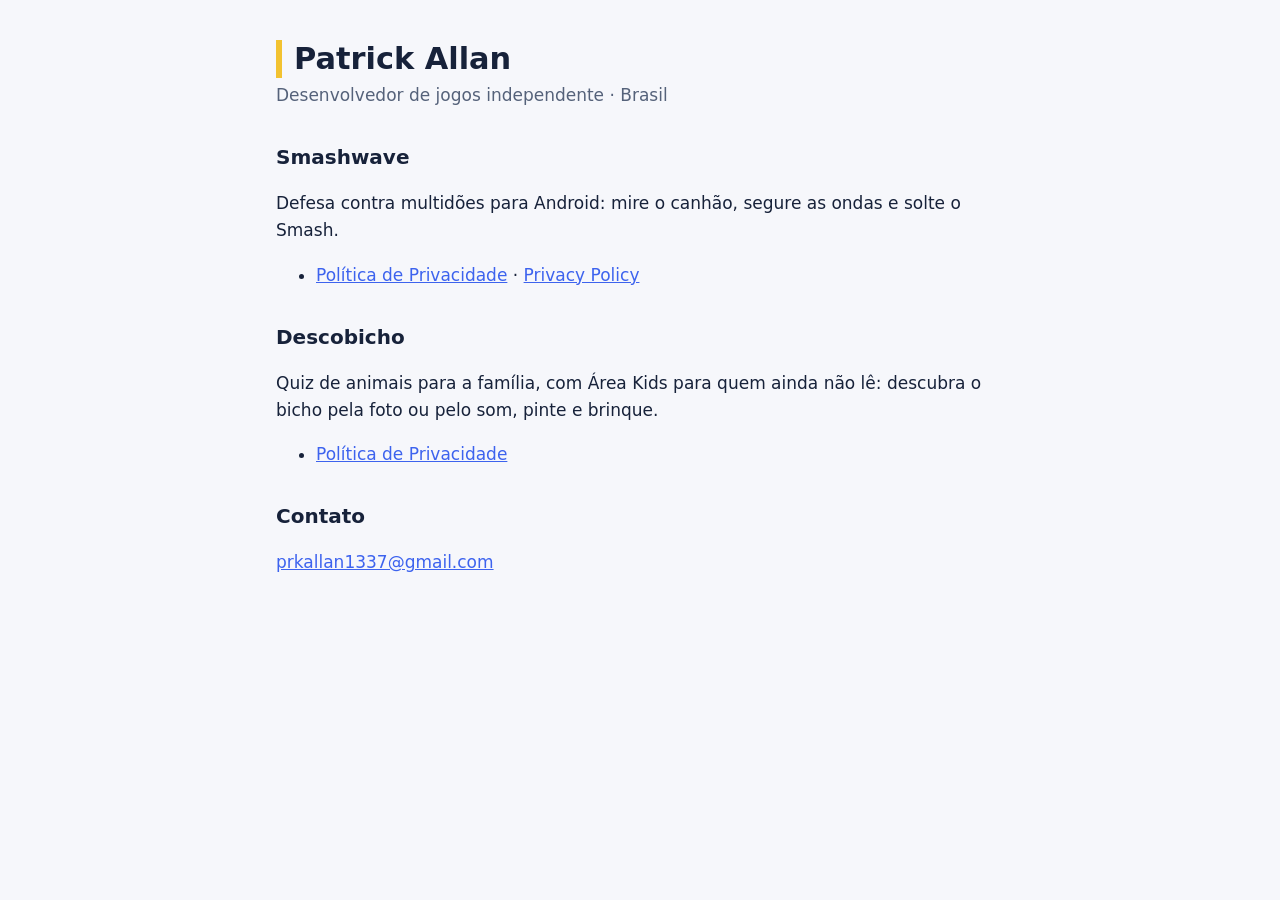
<file: index.html>
<!doctype html>
<html lang="pt-BR">
<head>
<meta charset="utf-8">
<meta name="viewport" content="width=device-width, initial-scale=1">
<title>Patrick Allan — Jogos</title>
<meta name="description" content="Jogos de Patrick Allan.">
<link rel="stylesheet" href="style.css">
</head>
<body>
<main>
<h1>Patrick Allan</h1>
<p class="meta">Desenvolvedor de jogos independente · Brasil</p>

<h2>Smashwave</h2>
<p>Defesa contra multidões para Android: mire o canhão, segure as ondas e solte o Smash.</p>
<ul>
<li><a href="smashwave/privacidade/">Política de Privacidade</a> · <a href="smashwave/privacy/">Privacy Policy</a></li>
</ul>

<h2>Descobicho</h2>
<p>Quiz de animais para a família, com Área Kids para quem ainda não lê: descubra o bicho pela foto ou pelo som, pinte e brinque.</p>
<ul>
<li><a href="descobicho/privacidade/">Política de Privacidade</a></li>
</ul>

<h2>Contato</h2>
<p><a href="mailto:prkallan1337@gmail.com">prkallan1337@gmail.com</a></p>
</main>
</body>
</html>
</file>
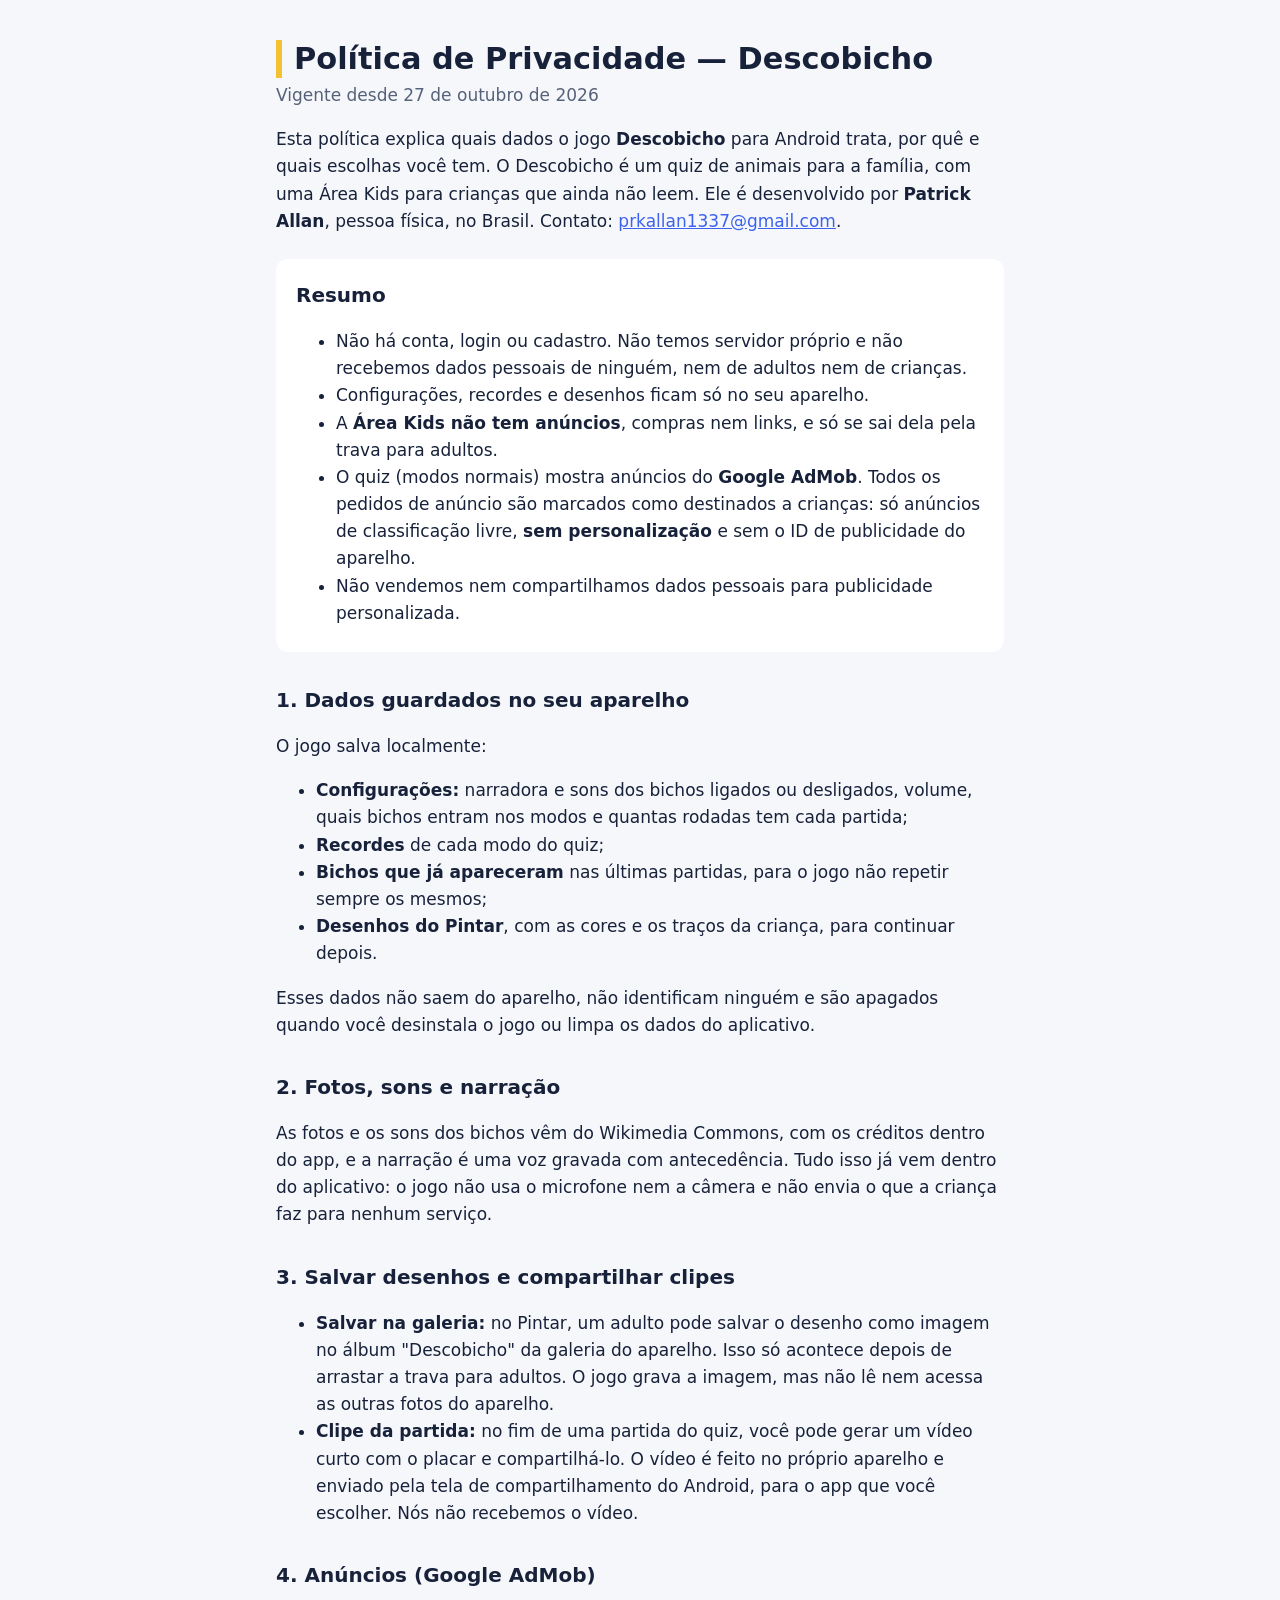
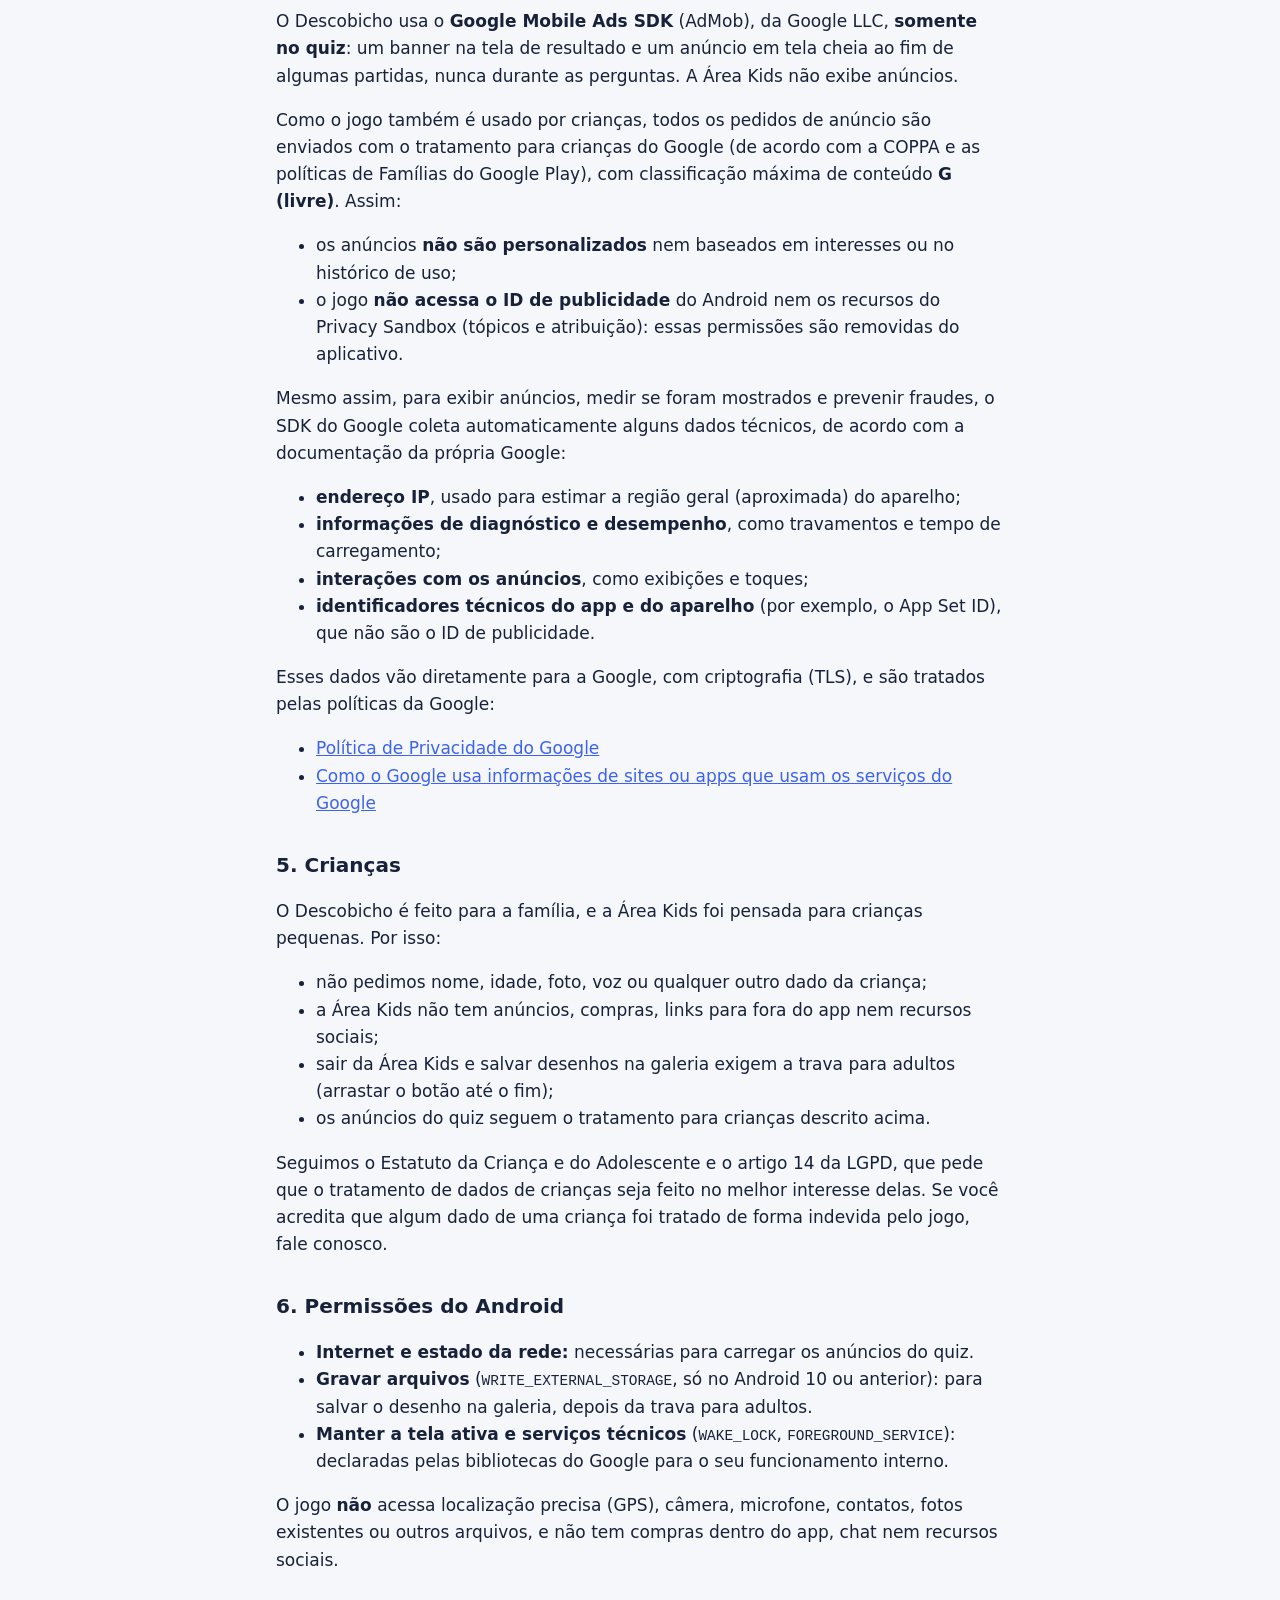
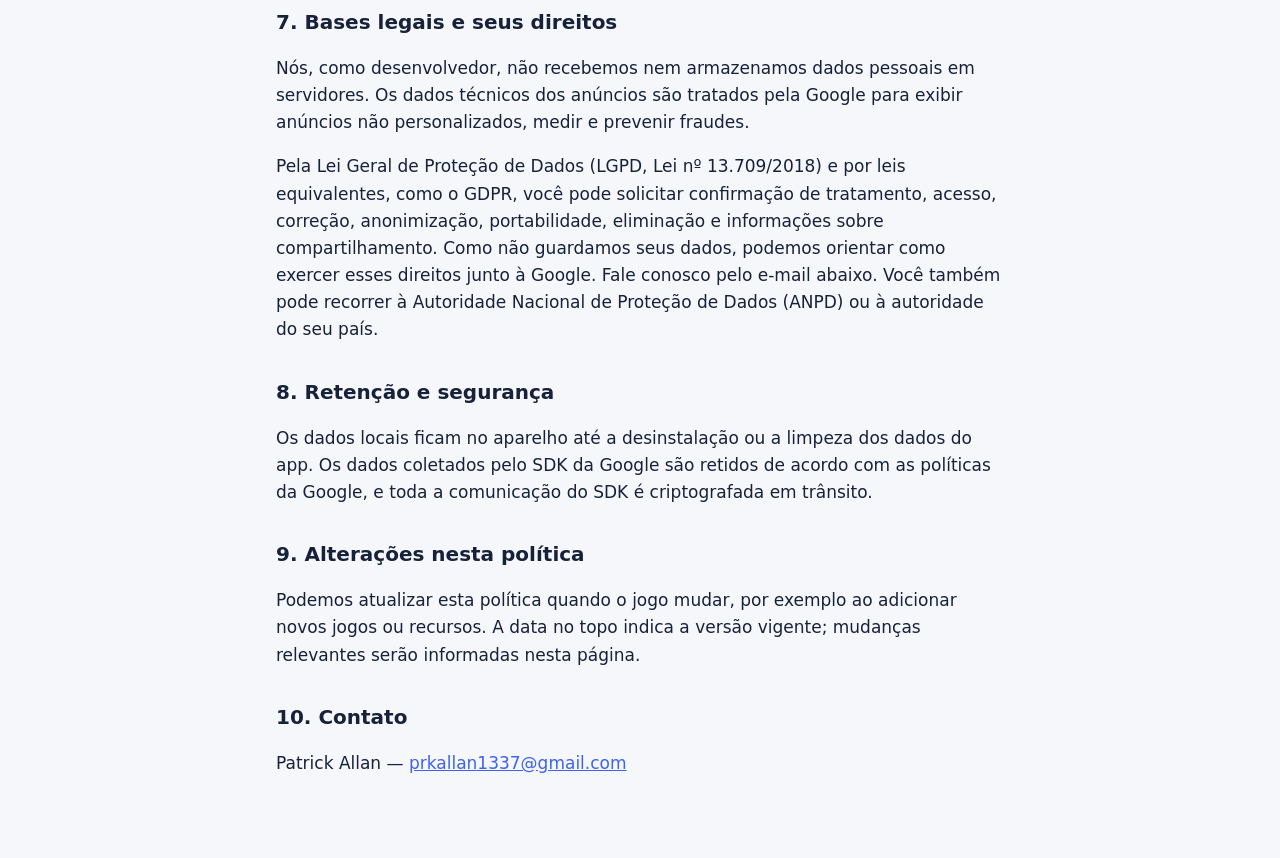
<file: descobicho/privacidade/index.html>
<!doctype html>
<html lang="pt-BR">
<head>
<meta charset="utf-8">
<meta name="viewport" content="width=device-width, initial-scale=1">
<title>Política de Privacidade — Descobicho</title>
<meta name="description" content="Política de privacidade do jogo Descobicho para Android.">
<link rel="stylesheet" href="../../style.css">
</head>
<body>
<main>
<h1>Política de Privacidade — Descobicho</h1>
<p class="meta">Vigente desde 27 de outubro de 2026</p>

<p>Esta política explica quais dados o jogo <strong>Descobicho</strong> para Android trata, por quê e quais escolhas você tem. O Descobicho é um quiz de animais para a família, com uma Área Kids para crianças que ainda não leem. Ele é desenvolvido por <strong>Patrick Allan</strong>, pessoa física, no Brasil. Contato: <a href="mailto:prkallan1337@gmail.com">prkallan1337@gmail.com</a>.</p>

<div class="summary">
<h2>Resumo</h2>
<ul>
<li>Não há conta, login ou cadastro. Não temos servidor próprio e não recebemos dados pessoais de ninguém, nem de adultos nem de crianças.</li>
<li>Configurações, recordes e desenhos ficam só no seu aparelho.</li>
<li>A <strong>Área Kids não tem anúncios</strong>, compras nem links, e só se sai dela pela trava para adultos.</li>
<li>O quiz (modos normais) mostra anúncios do <strong>Google AdMob</strong>. Todos os pedidos de anúncio são marcados como destinados a crianças: só anúncios de classificação livre, <strong>sem personalização</strong> e sem o ID de publicidade do aparelho.</li>
<li>Não vendemos nem compartilhamos dados pessoais para publicidade personalizada.</li>
</ul>
</div>

<h2>1. Dados guardados no seu aparelho</h2>
<p>O jogo salva localmente:</p>
<ul>
<li><strong>Configurações:</strong> narradora e sons dos bichos ligados ou desligados, volume, quais bichos entram nos modos e quantas rodadas tem cada partida;</li>
<li><strong>Recordes</strong> de cada modo do quiz;</li>
<li><strong>Bichos que já apareceram</strong> nas últimas partidas, para o jogo não repetir sempre os mesmos;</li>
<li><strong>Desenhos do Pintar</strong>, com as cores e os traços da criança, para continuar depois.</li>
</ul>
<p>Esses dados não saem do aparelho, não identificam ninguém e são apagados quando você desinstala o jogo ou limpa os dados do aplicativo.</p>

<h2>2. Fotos, sons e narração</h2>
<p>As fotos e os sons dos bichos vêm do Wikimedia Commons, com os créditos dentro do app, e a narração é uma voz gravada com antecedência. Tudo isso já vem dentro do aplicativo: o jogo não usa o microfone nem a câmera e não envia o que a criança faz para nenhum serviço.</p>

<h2>3. Salvar desenhos e compartilhar clipes</h2>
<ul>
<li><strong>Salvar na galeria:</strong> no Pintar, um adulto pode salvar o desenho como imagem no álbum "Descobicho" da galeria do aparelho. Isso só acontece depois de arrastar a trava para adultos. O jogo grava a imagem, mas não lê nem acessa as outras fotos do aparelho.</li>
<li><strong>Clipe da partida:</strong> no fim de uma partida do quiz, você pode gerar um vídeo curto com o placar e compartilhá-lo. O vídeo é feito no próprio aparelho e enviado pela tela de compartilhamento do Android, para o app que você escolher. Nós não recebemos o vídeo.</li>
</ul>

<h2>4. Anúncios (Google AdMob)</h2>
<p>O Descobicho usa o <strong>Google Mobile Ads SDK</strong> (AdMob), da Google LLC, <strong>somente no quiz</strong>: um banner na tela de resultado e um anúncio em tela cheia ao fim de algumas partidas, nunca durante as perguntas. A Área Kids não exibe anúncios.</p>
<p>Como o jogo também é usado por crianças, todos os pedidos de anúncio são enviados com o tratamento para crianças do Google (de acordo com a COPPA e as políticas de Famílias do Google Play), com classificação máxima de conteúdo <strong>G (livre)</strong>. Assim:</p>
<ul>
<li>os anúncios <strong>não são personalizados</strong> nem baseados em interesses ou no histórico de uso;</li>
<li>o jogo <strong>não acessa o ID de publicidade</strong> do Android nem os recursos do Privacy Sandbox (tópicos e atribuição): essas permissões são removidas do aplicativo.</li>
</ul>
<p>Mesmo assim, para exibir anúncios, medir se foram mostrados e prevenir fraudes, o SDK do Google coleta automaticamente alguns dados técnicos, de acordo com a documentação da própria Google:</p>
<ul>
<li><strong>endereço IP</strong>, usado para estimar a região geral (aproximada) do aparelho;</li>
<li><strong>informações de diagnóstico e desempenho</strong>, como travamentos e tempo de carregamento;</li>
<li><strong>interações com os anúncios</strong>, como exibições e toques;</li>
<li><strong>identificadores técnicos do app e do aparelho</strong> (por exemplo, o App Set ID), que não são o ID de publicidade.</li>
</ul>
<p>Esses dados vão diretamente para a Google, com criptografia (TLS), e são tratados pelas políticas da Google:</p>
<ul>
<li><a href="https://policies.google.com/privacy?hl=pt-BR">Política de Privacidade do Google</a></li>
<li><a href="https://policies.google.com/technologies/partner-sites?hl=pt-BR">Como o Google usa informações de sites ou apps que usam os serviços do Google</a></li></ul>

<h2>5. Crianças</h2>
<p>O Descobicho é feito para a família, e a Área Kids foi pensada para crianças pequenas. Por isso:</p>
<ul>
<li>não pedimos nome, idade, foto, voz ou qualquer outro dado da criança;</li>
<li>a Área Kids não tem anúncios, compras, links para fora do app nem recursos sociais;</li>
<li>sair da Área Kids e salvar desenhos na galeria exigem a trava para adultos (arrastar o botão até o fim);</li>
<li>os anúncios do quiz seguem o tratamento para crianças descrito acima.</li>
</ul>
<p>Seguimos o Estatuto da Criança e do Adolescente e o artigo 14 da LGPD, que pede que o tratamento de dados de crianças seja feito no melhor interesse delas. Se você acredita que algum dado de uma criança foi tratado de forma indevida pelo jogo, fale conosco.</p>

<h2>6. Permissões do Android</h2>
<ul>
<li><strong>Internet e estado da rede:</strong> necessárias para carregar os anúncios do quiz.</li>
<li><strong>Gravar arquivos</strong> (<code>WRITE_EXTERNAL_STORAGE</code>, só no Android 10 ou anterior): para salvar o desenho na galeria, depois da trava para adultos.</li>
<li><strong>Manter a tela ativa e serviços técnicos</strong> (<code>WAKE_LOCK</code>, <code>FOREGROUND_SERVICE</code>): declaradas pelas bibliotecas do Google para o seu funcionamento interno.</li>
</ul>
<p>O jogo <strong>não</strong> acessa localização precisa (GPS), câmera, microfone, contatos, fotos existentes ou outros arquivos, e não tem compras dentro do app, chat nem recursos sociais.</p>

<h2>7. Bases legais e seus direitos</h2>
<p>Nós, como desenvolvedor, não recebemos nem armazenamos dados pessoais em servidores. Os dados técnicos dos anúncios são tratados pela Google para exibir anúncios não personalizados, medir e prevenir fraudes.</p>
<p>Pela Lei Geral de Proteção de Dados (LGPD, Lei nº 13.709/2018) e por leis equivalentes, como o GDPR, você pode solicitar confirmação de tratamento, acesso, correção, anonimização, portabilidade, eliminação e informações sobre compartilhamento. Como não guardamos seus dados, podemos orientar como exercer esses direitos junto à Google. Fale conosco pelo e-mail abaixo. Você também pode recorrer à Autoridade Nacional de Proteção de Dados (ANPD) ou à autoridade do seu país.</p>

<h2>8. Retenção e segurança</h2>
<p>Os dados locais ficam no aparelho até a desinstalação ou a limpeza dos dados do app. Os dados coletados pelo SDK da Google são retidos de acordo com as políticas da Google, e toda a comunicação do SDK é criptografada em trânsito.</p>

<h2>9. Alterações nesta política</h2>
<p>Podemos atualizar esta política quando o jogo mudar, por exemplo ao adicionar novos jogos ou recursos. A data no topo indica a versão vigente; mudanças relevantes serão informadas nesta página.</p>

<h2>10. Contato</h2>
<p>Patrick Allan — <a href="mailto:prkallan1337@gmail.com">prkallan1337@gmail.com</a></p>
</main>
</body>
</html>
</file>
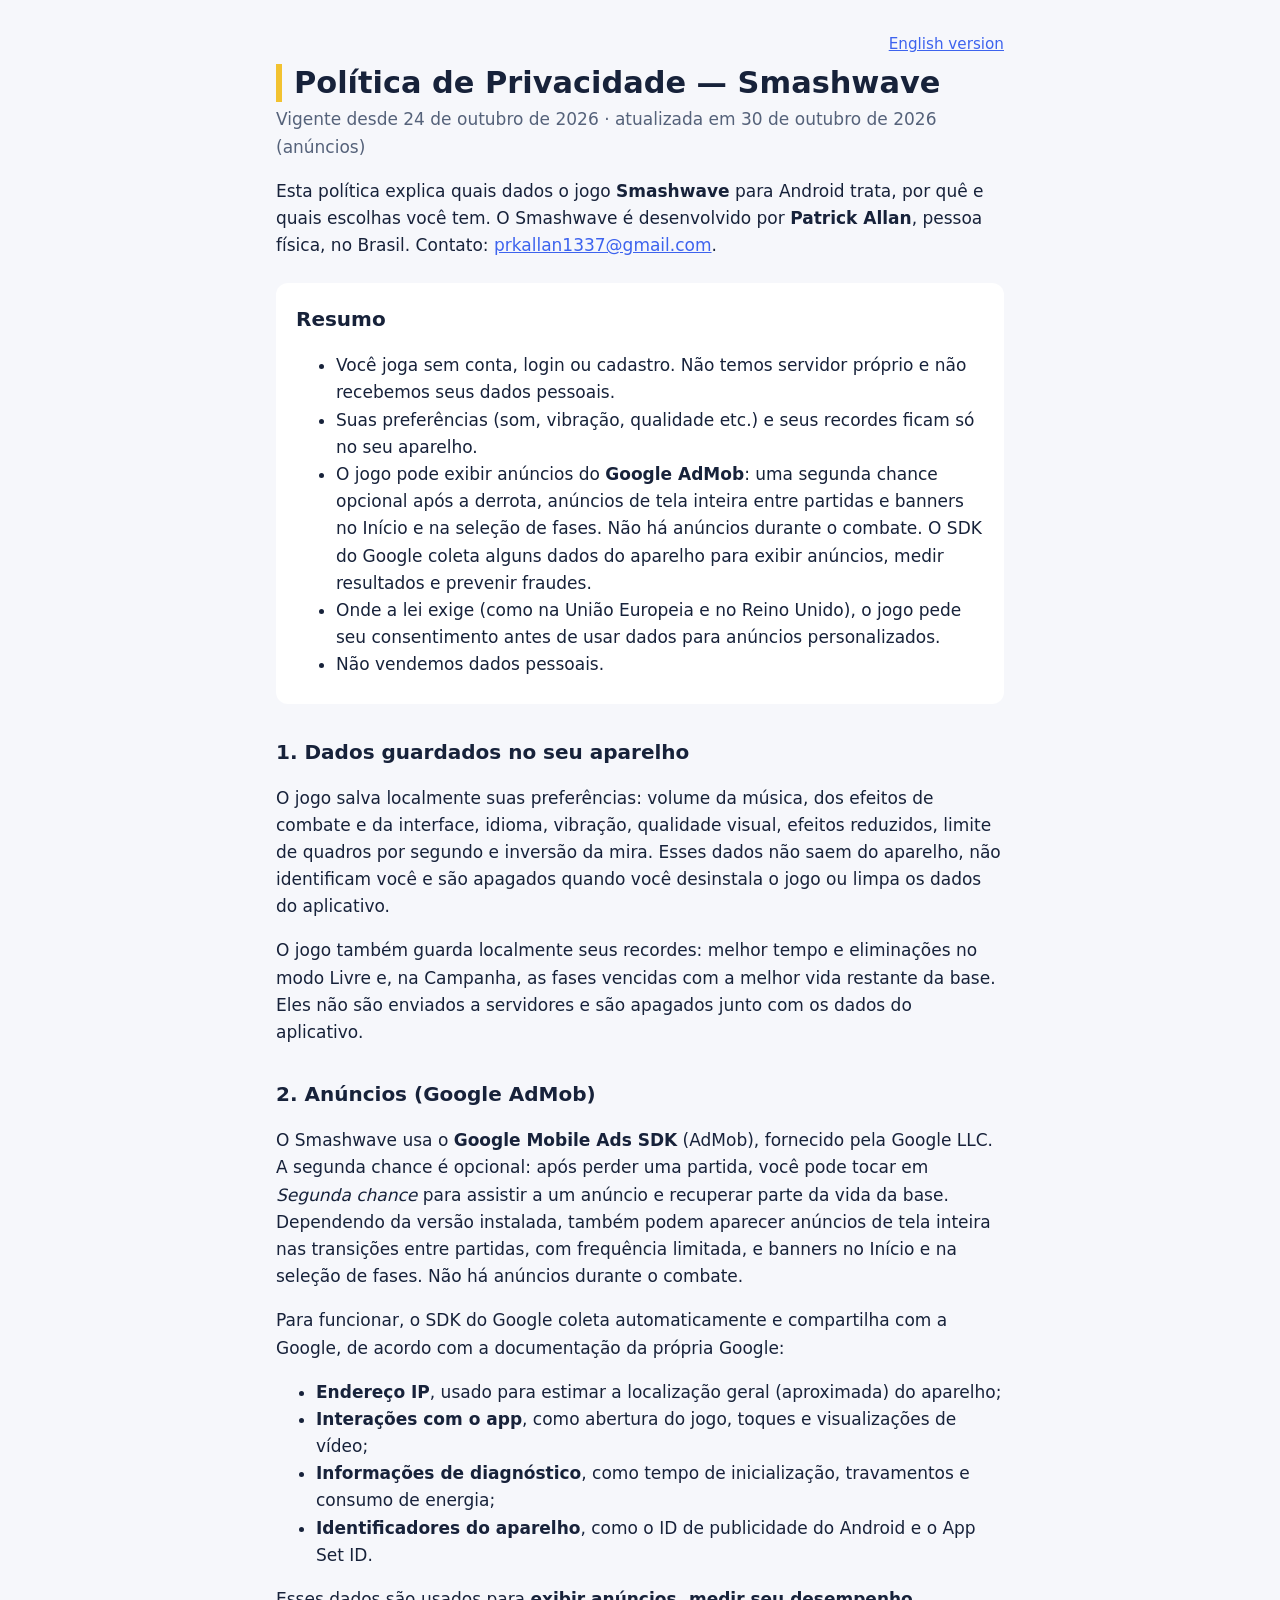
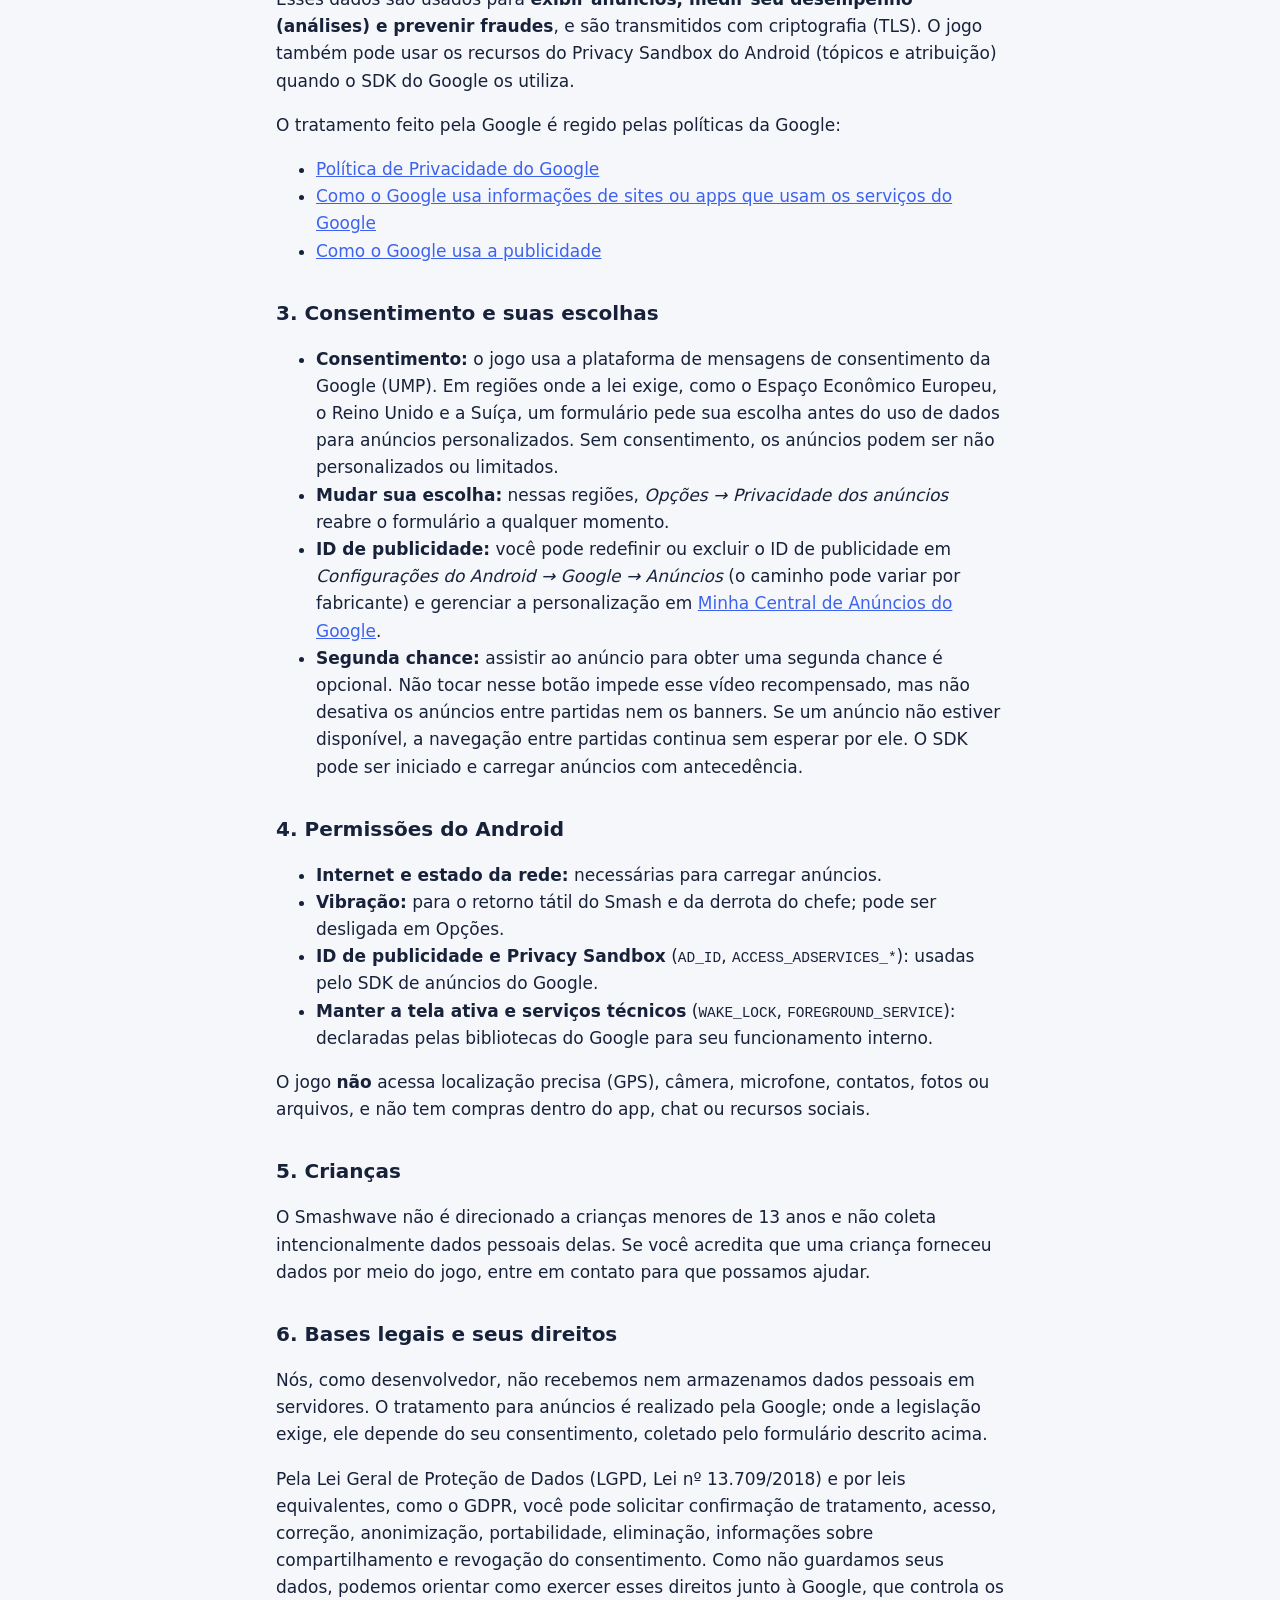
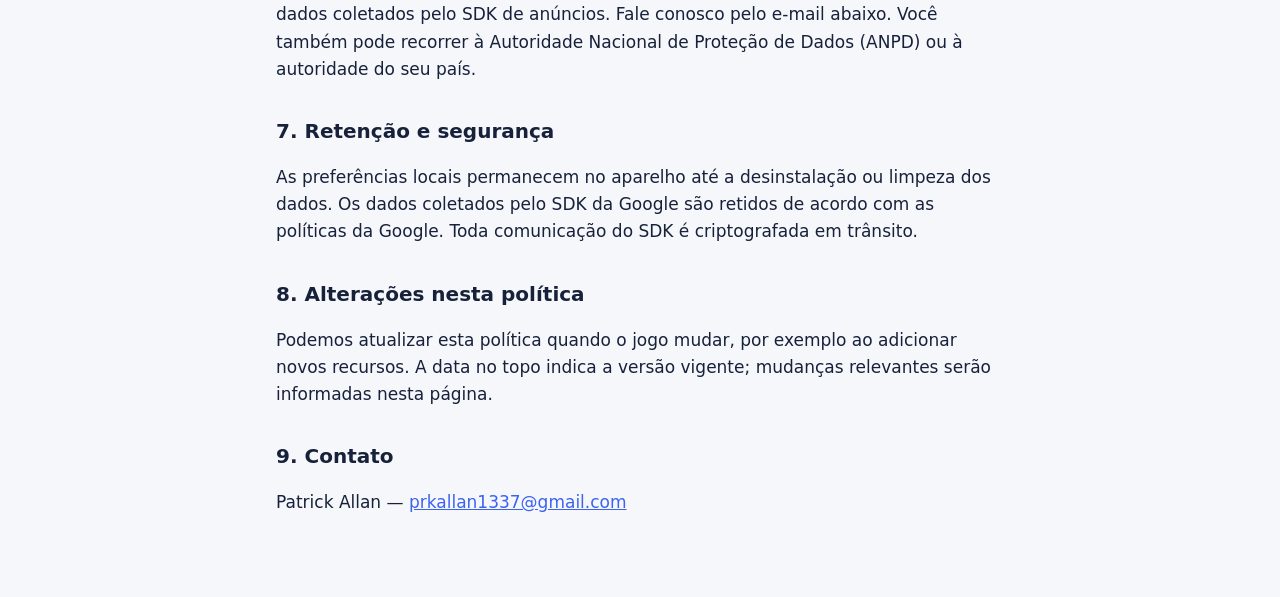
<file: smashwave/privacidade/index.html>
<!doctype html>
<html lang="pt-BR">
<head>
<meta charset="utf-8">
<meta name="viewport" content="width=device-width, initial-scale=1">
<title>Política de Privacidade — Smashwave</title>
<meta name="description" content="Política de privacidade do jogo Smashwave para Android.">
<link rel="stylesheet" href="../../style.css">
</head>
<body>
<main>
<p class="lang"><a href="../privacy/" hreflang="en">English version</a></p>
<h1>Política de Privacidade — Smashwave</h1>
<p class="meta">Vigente desde 24 de outubro de 2026 · atualizada em 30 de outubro de 2026 (anúncios)</p>

<p>Esta política explica quais dados o jogo <strong>Smashwave</strong> para Android trata, por quê e quais escolhas você tem. O Smashwave é desenvolvido por <strong>Patrick Allan</strong>, pessoa física, no Brasil. Contato: <a href="mailto:prkallan1337@gmail.com">prkallan1337@gmail.com</a>.</p>

<div class="summary">
<h2>Resumo</h2>
<ul>
<li>Você joga sem conta, login ou cadastro. Não temos servidor próprio e não recebemos seus dados pessoais.</li>
<li>Suas preferências (som, vibração, qualidade etc.) e seus recordes ficam só no seu aparelho.</li>
<li>O jogo pode exibir anúncios do <strong>Google AdMob</strong>: uma segunda chance opcional após a derrota, anúncios de tela inteira entre partidas e banners no Início e na seleção de fases. Não há anúncios durante o combate. O SDK do Google coleta alguns dados do aparelho para exibir anúncios, medir resultados e prevenir fraudes.</li>
<li>Onde a lei exige (como na União Europeia e no Reino Unido), o jogo pede seu consentimento antes de usar dados para anúncios personalizados.</li>
<li>Não vendemos dados pessoais.</li>
</ul>
</div>

<h2>1. Dados guardados no seu aparelho</h2>
<p>O jogo salva localmente suas preferências: volume da música, dos efeitos de combate e da interface, idioma, vibração, qualidade visual, efeitos reduzidos, limite de quadros por segundo e inversão da mira. Esses dados não saem do aparelho, não identificam você e são apagados quando você desinstala o jogo ou limpa os dados do aplicativo.</p>
<p>O jogo também guarda localmente seus recordes: melhor tempo e eliminações no modo Livre e, na Campanha, as fases vencidas com a melhor vida restante da base. Eles não são enviados a servidores e são apagados junto com os dados do aplicativo.</p>

<h2>2. Anúncios (Google AdMob)</h2>
<p>O Smashwave usa o <strong>Google Mobile Ads SDK</strong> (AdMob), fornecido pela Google LLC. A segunda chance é opcional: após perder uma partida, você pode tocar em <em>Segunda chance</em> para assistir a um anúncio e recuperar parte da vida da base. Dependendo da versão instalada, também podem aparecer anúncios de tela inteira nas transições entre partidas, com frequência limitada, e banners no Início e na seleção de fases. Não há anúncios durante o combate.</p>
<p>Para funcionar, o SDK do Google coleta automaticamente e compartilha com a Google, de acordo com a documentação da própria Google:</p>
<ul>
<li><strong>Endereço IP</strong>, usado para estimar a localização geral (aproximada) do aparelho;</li>
<li><strong>Interações com o app</strong>, como abertura do jogo, toques e visualizações de vídeo;</li>
<li><strong>Informações de diagnóstico</strong>, como tempo de inicialização, travamentos e consumo de energia;</li>
<li><strong>Identificadores do aparelho</strong>, como o ID de publicidade do Android e o App Set ID.</li>
</ul>
<p>Esses dados são usados para <strong>exibir anúncios, medir seu desempenho (análises) e prevenir fraudes</strong>, e são transmitidos com criptografia (TLS). O jogo também pode usar os recursos do Privacy Sandbox do Android (tópicos e atribuição) quando o SDK do Google os utiliza.</p>
<p>O tratamento feito pela Google é regido pelas políticas da Google:</p>
<ul>
<li><a href="https://policies.google.com/privacy?hl=pt-BR">Política de Privacidade do Google</a></li>
<li><a href="https://policies.google.com/technologies/partner-sites?hl=pt-BR">Como o Google usa informações de sites ou apps que usam os serviços do Google</a></li>
<li><a href="https://policies.google.com/technologies/ads?hl=pt-BR">Como o Google usa a publicidade</a></li>
</ul>

<h2>3. Consentimento e suas escolhas</h2>
<ul>
<li><strong>Consentimento:</strong> o jogo usa a plataforma de mensagens de consentimento da Google (UMP). Em regiões onde a lei exige, como o Espaço Econômico Europeu, o Reino Unido e a Suíça, um formulário pede sua escolha antes do uso de dados para anúncios personalizados. Sem consentimento, os anúncios podem ser não personalizados ou limitados.</li>
<li><strong>Mudar sua escolha:</strong> nessas regiões, <em>Opções → Privacidade dos anúncios</em> reabre o formulário a qualquer momento.</li>
<li><strong>ID de publicidade:</strong> você pode redefinir ou excluir o ID de publicidade em <em>Configurações do Android → Google → Anúncios</em> (o caminho pode variar por fabricante) e gerenciar a personalização em <a href="https://myadcenter.google.com/">Minha Central de Anúncios do Google</a>.</li>
<li><strong>Segunda chance:</strong> assistir ao anúncio para obter uma segunda chance é opcional. Não tocar nesse botão impede esse vídeo recompensado, mas não desativa os anúncios entre partidas nem os banners. Se um anúncio não estiver disponível, a navegação entre partidas continua sem esperar por ele. O SDK pode ser iniciado e carregar anúncios com antecedência.</li>
</ul>

<h2>4. Permissões do Android</h2>
<ul>
<li><strong>Internet e estado da rede:</strong> necessárias para carregar anúncios.</li>
<li><strong>Vibração:</strong> para o retorno tátil do Smash e da derrota do chefe; pode ser desligada em Opções.</li>
<li><strong>ID de publicidade e Privacy Sandbox</strong> (<code>AD_ID</code>, <code>ACCESS_ADSERVICES_*</code>): usadas pelo SDK de anúncios do Google.</li>
<li><strong>Manter a tela ativa e serviços técnicos</strong> (<code>WAKE_LOCK</code>, <code>FOREGROUND_SERVICE</code>): declaradas pelas bibliotecas do Google para seu funcionamento interno.</li>
</ul>
<p>O jogo <strong>não</strong> acessa localização precisa (GPS), câmera, microfone, contatos, fotos ou arquivos, e não tem compras dentro do app, chat ou recursos sociais.</p>

<h2>5. Crianças</h2>
<p>O Smashwave não é direcionado a crianças menores de 13 anos e não coleta intencionalmente dados pessoais delas. Se você acredita que uma criança forneceu dados por meio do jogo, entre em contato para que possamos ajudar.</p>

<h2>6. Bases legais e seus direitos</h2>
<p>Nós, como desenvolvedor, não recebemos nem armazenamos dados pessoais em servidores. O tratamento para anúncios é realizado pela Google; onde a legislação exige, ele depende do seu consentimento, coletado pelo formulário descrito acima.</p>
<p>Pela Lei Geral de Proteção de Dados (LGPD, Lei nº 13.709/2018) e por leis equivalentes, como o GDPR, você pode solicitar confirmação de tratamento, acesso, correção, anonimização, portabilidade, eliminação, informações sobre compartilhamento e revogação do consentimento. Como não guardamos seus dados, podemos orientar como exercer esses direitos junto à Google, que controla os dados coletados pelo SDK de anúncios. Fale conosco pelo e-mail abaixo. Você também pode recorrer à Autoridade Nacional de Proteção de Dados (ANPD) ou à autoridade do seu país.</p>

<h2>7. Retenção e segurança</h2>
<p>As preferências locais permanecem no aparelho até a desinstalação ou limpeza dos dados. Os dados coletados pelo SDK da Google são retidos de acordo com as políticas da Google. Toda comunicação do SDK é criptografada em trânsito.</p>

<h2>8. Alterações nesta política</h2>
<p>Podemos atualizar esta política quando o jogo mudar, por exemplo ao adicionar novos recursos. A data no topo indica a versão vigente; mudanças relevantes serão informadas nesta página.</p>

<h2>9. Contato</h2>
<p>Patrick Allan — <a href="mailto:prkallan1337@gmail.com">prkallan1337@gmail.com</a></p>
</main>
</body>
</html>
</file>
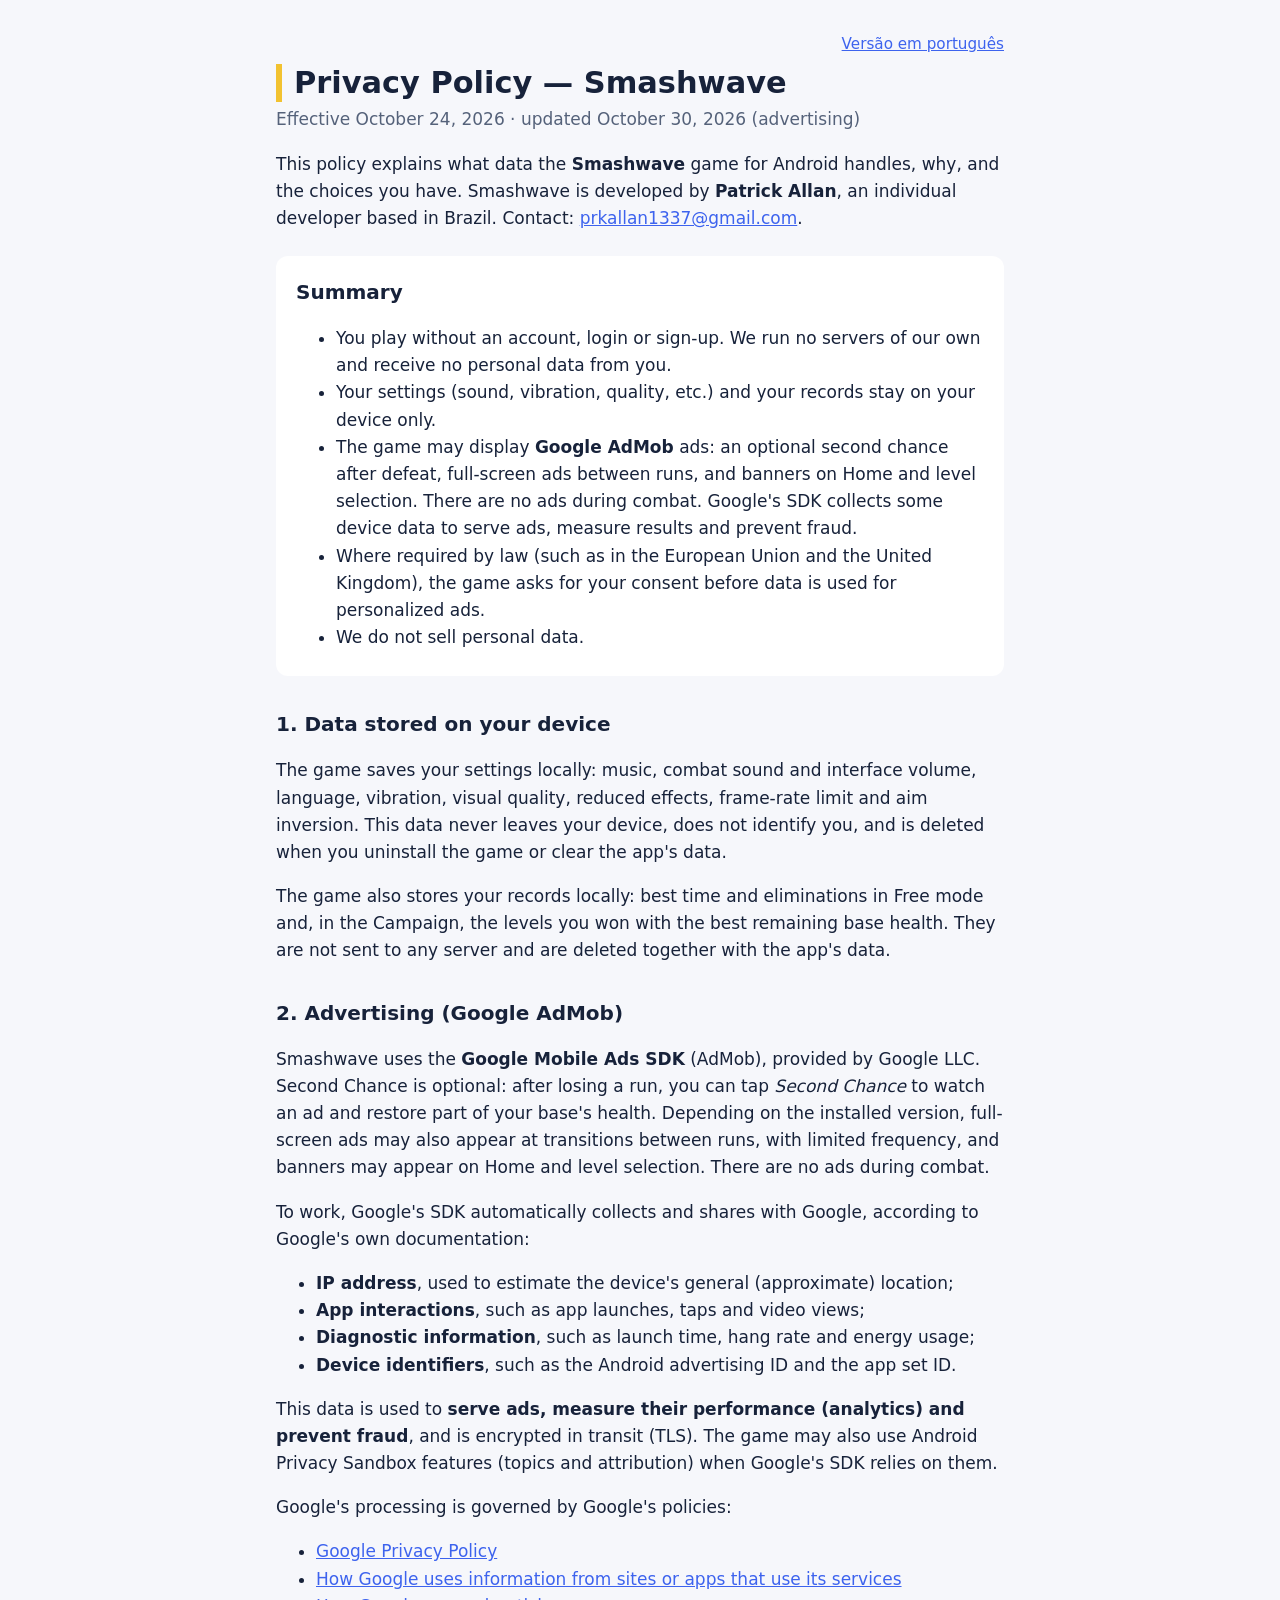
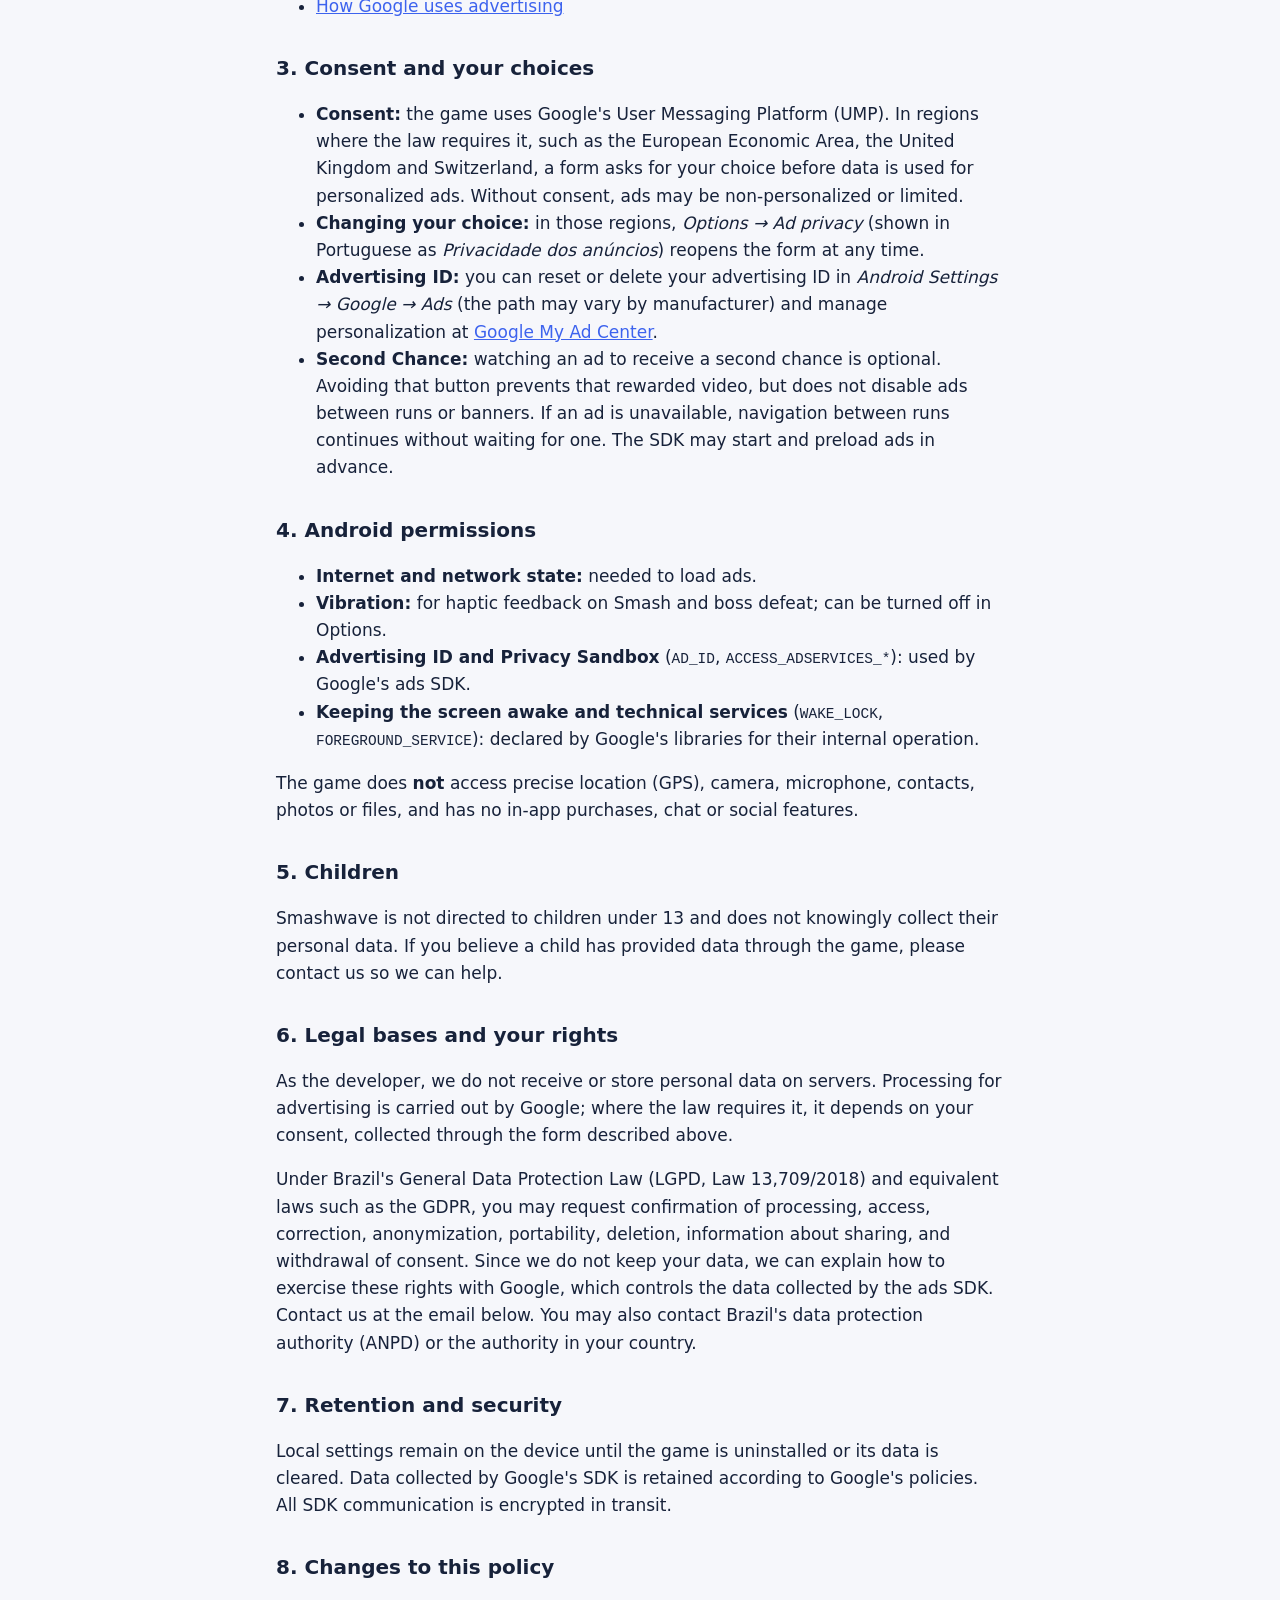
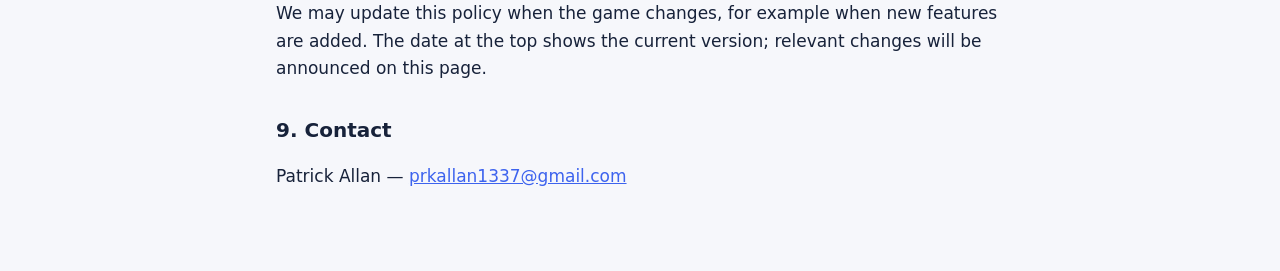
<file: smashwave/privacy/index.html>
<!doctype html>
<html lang="en">
<head>
<meta charset="utf-8">
<meta name="viewport" content="width=device-width, initial-scale=1">
<title>Privacy Policy — Smashwave</title>
<meta name="description" content="Privacy policy of the Smashwave game for Android.">
<link rel="stylesheet" href="../../style.css">
</head>
<body>
<main>
<p class="lang"><a href="../privacidade/" hreflang="pt-BR">Versão em português</a></p>
<h1>Privacy Policy — Smashwave</h1>
<p class="meta">Effective October 24, 2026 · updated October 30, 2026 (advertising)</p>

<p>This policy explains what data the <strong>Smashwave</strong> game for Android handles, why, and the choices you have. Smashwave is developed by <strong>Patrick Allan</strong>, an individual developer based in Brazil. Contact: <a href="mailto:prkallan1337@gmail.com">prkallan1337@gmail.com</a>.</p>

<div class="summary">
<h2>Summary</h2>
<ul>
<li>You play without an account, login or sign-up. We run no servers of our own and receive no personal data from you.</li>
<li>Your settings (sound, vibration, quality, etc.) and your records stay on your device only.</li>
<li>The game may display <strong>Google AdMob</strong> ads: an optional second chance after defeat, full-screen ads between runs, and banners on Home and level selection. There are no ads during combat. Google's SDK collects some device data to serve ads, measure results and prevent fraud.</li>
<li>Where required by law (such as in the European Union and the United Kingdom), the game asks for your consent before data is used for personalized ads.</li>
<li>We do not sell personal data.</li>
</ul>
</div>

<h2>1. Data stored on your device</h2>
<p>The game saves your settings locally: music, combat sound and interface volume, language, vibration, visual quality, reduced effects, frame-rate limit and aim inversion. This data never leaves your device, does not identify you, and is deleted when you uninstall the game or clear the app's data.</p>
<p>The game also stores your records locally: best time and eliminations in Free mode and, in the Campaign, the levels you won with the best remaining base health. They are not sent to any server and are deleted together with the app's data.</p>

<h2>2. Advertising (Google AdMob)</h2>
<p>Smashwave uses the <strong>Google Mobile Ads SDK</strong> (AdMob), provided by Google LLC. Second Chance is optional: after losing a run, you can tap <em>Second Chance</em> to watch an ad and restore part of your base's health. Depending on the installed version, full-screen ads may also appear at transitions between runs, with limited frequency, and banners may appear on Home and level selection. There are no ads during combat.</p>
<p>To work, Google's SDK automatically collects and shares with Google, according to Google's own documentation:</p>
<ul>
<li><strong>IP address</strong>, used to estimate the device's general (approximate) location;</li>
<li><strong>App interactions</strong>, such as app launches, taps and video views;</li>
<li><strong>Diagnostic information</strong>, such as launch time, hang rate and energy usage;</li>
<li><strong>Device identifiers</strong>, such as the Android advertising ID and the app set ID.</li>
</ul>
<p>This data is used to <strong>serve ads, measure their performance (analytics) and prevent fraud</strong>, and is encrypted in transit (TLS). The game may also use Android Privacy Sandbox features (topics and attribution) when Google's SDK relies on them.</p>
<p>Google's processing is governed by Google's policies:</p>
<ul>
<li><a href="https://policies.google.com/privacy">Google Privacy Policy</a></li>
<li><a href="https://policies.google.com/technologies/partner-sites">How Google uses information from sites or apps that use its services</a></li>
<li><a href="https://policies.google.com/technologies/ads">How Google uses advertising</a></li>
</ul>

<h2>3. Consent and your choices</h2>
<ul>
<li><strong>Consent:</strong> the game uses Google's User Messaging Platform (UMP). In regions where the law requires it, such as the European Economic Area, the United Kingdom and Switzerland, a form asks for your choice before data is used for personalized ads. Without consent, ads may be non-personalized or limited.</li>
<li><strong>Changing your choice:</strong> in those regions, <em>Options → Ad privacy</em> (shown in Portuguese as <em>Privacidade dos anúncios</em>) reopens the form at any time.</li>
<li><strong>Advertising ID:</strong> you can reset or delete your advertising ID in <em>Android Settings → Google → Ads</em> (the path may vary by manufacturer) and manage personalization at <a href="https://myadcenter.google.com/">Google My Ad Center</a>.</li>
<li><strong>Second Chance:</strong> watching an ad to receive a second chance is optional. Avoiding that button prevents that rewarded video, but does not disable ads between runs or banners. If an ad is unavailable, navigation between runs continues without waiting for one. The SDK may start and preload ads in advance.</li>
</ul>

<h2>4. Android permissions</h2>
<ul>
<li><strong>Internet and network state:</strong> needed to load ads.</li>
<li><strong>Vibration:</strong> for haptic feedback on Smash and boss defeat; can be turned off in Options.</li>
<li><strong>Advertising ID and Privacy Sandbox</strong> (<code>AD_ID</code>, <code>ACCESS_ADSERVICES_*</code>): used by Google's ads SDK.</li>
<li><strong>Keeping the screen awake and technical services</strong> (<code>WAKE_LOCK</code>, <code>FOREGROUND_SERVICE</code>): declared by Google's libraries for their internal operation.</li>
</ul>
<p>The game does <strong>not</strong> access precise location (GPS), camera, microphone, contacts, photos or files, and has no in-app purchases, chat or social features.</p>

<h2>5. Children</h2>
<p>Smashwave is not directed to children under 13 and does not knowingly collect their personal data. If you believe a child has provided data through the game, please contact us so we can help.</p>

<h2>6. Legal bases and your rights</h2>
<p>As the developer, we do not receive or store personal data on servers. Processing for advertising is carried out by Google; where the law requires it, it depends on your consent, collected through the form described above.</p>
<p>Under Brazil's General Data Protection Law (LGPD, Law 13,709/2018) and equivalent laws such as the GDPR, you may request confirmation of processing, access, correction, anonymization, portability, deletion, information about sharing, and withdrawal of consent. Since we do not keep your data, we can explain how to exercise these rights with Google, which controls the data collected by the ads SDK. Contact us at the email below. You may also contact Brazil's data protection authority (ANPD) or the authority in your country.</p>

<h2>7. Retention and security</h2>
<p>Local settings remain on the device until the game is uninstalled or its data is cleared. Data collected by Google's SDK is retained according to Google's policies. All SDK communication is encrypted in transit.</p>

<h2>8. Changes to this policy</h2>
<p>We may update this policy when the game changes, for example when new features are added. The date at the top shows the current version; relevant changes will be announced on this page.</p>

<h2>9. Contact</h2>
<p>Patrick Allan — <a href="mailto:prkallan1337@gmail.com">prkallan1337@gmail.com</a></p>
</main>
</body>
</html>
</file>
<file: style.css>
:root {
  --bg: #f6f7fb;
  --text: #17223a;
  --muted: #55627a;
  --accent: #3d63ee;
  --card: #ffffff;
  --mark: #f2c230;
}

@media (prefers-color-scheme: dark) {
  :root {
    --bg: #0b1626;
    --text: #e8edf6;
    --muted: #a9b6ca;
    --accent: #8ea8ff;
    --card: #14243b;
  }
}

* { box-sizing: border-box; }

body {
  margin: 0;
  background: var(--bg);
  color: var(--text);
  font: 17px/1.6 system-ui, -apple-system, "Segoe UI", Roboto, sans-serif;
}

main {
  max-width: 760px;
  margin: 0 auto;
  padding: 32px 16px 64px;
}

h1 {
  font-size: 1.9rem;
  line-height: 1.25;
  margin: 8px 0 4px;
  border-left: 6px solid var(--mark);
  padding-left: 12px;
}

h2 { font-size: 1.25rem; margin: 32px 0 8px; }

a { color: var(--accent); }

code {
  font-size: .85em;
  overflow-wrap: anywhere;
}

.meta, .lang { color: var(--muted); margin: 0; }
.lang { text-align: right; font-size: .95rem; }

.summary {
  background: var(--card);
  border-radius: 12px;
  padding: 4px 20px 8px;
  margin: 24px 0;
}

.summary h2 { margin-top: 16px; }
</file>
